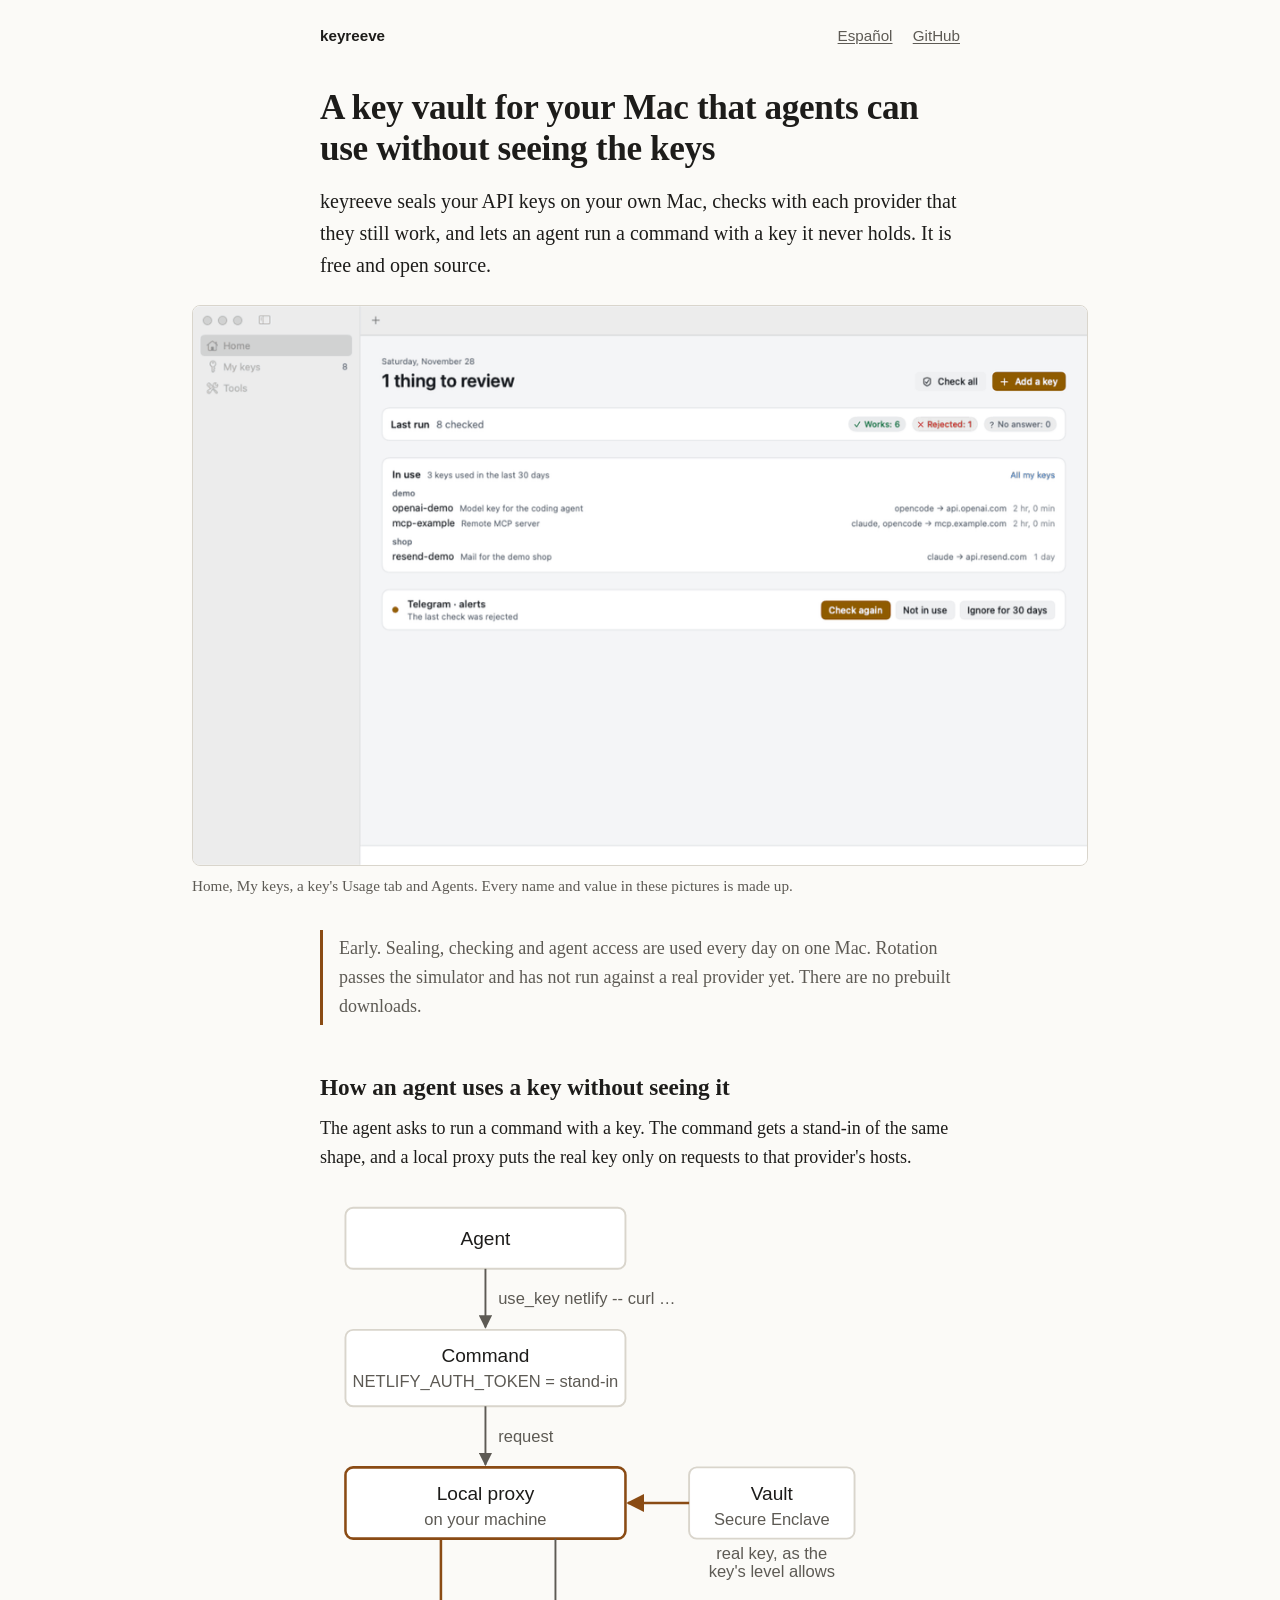
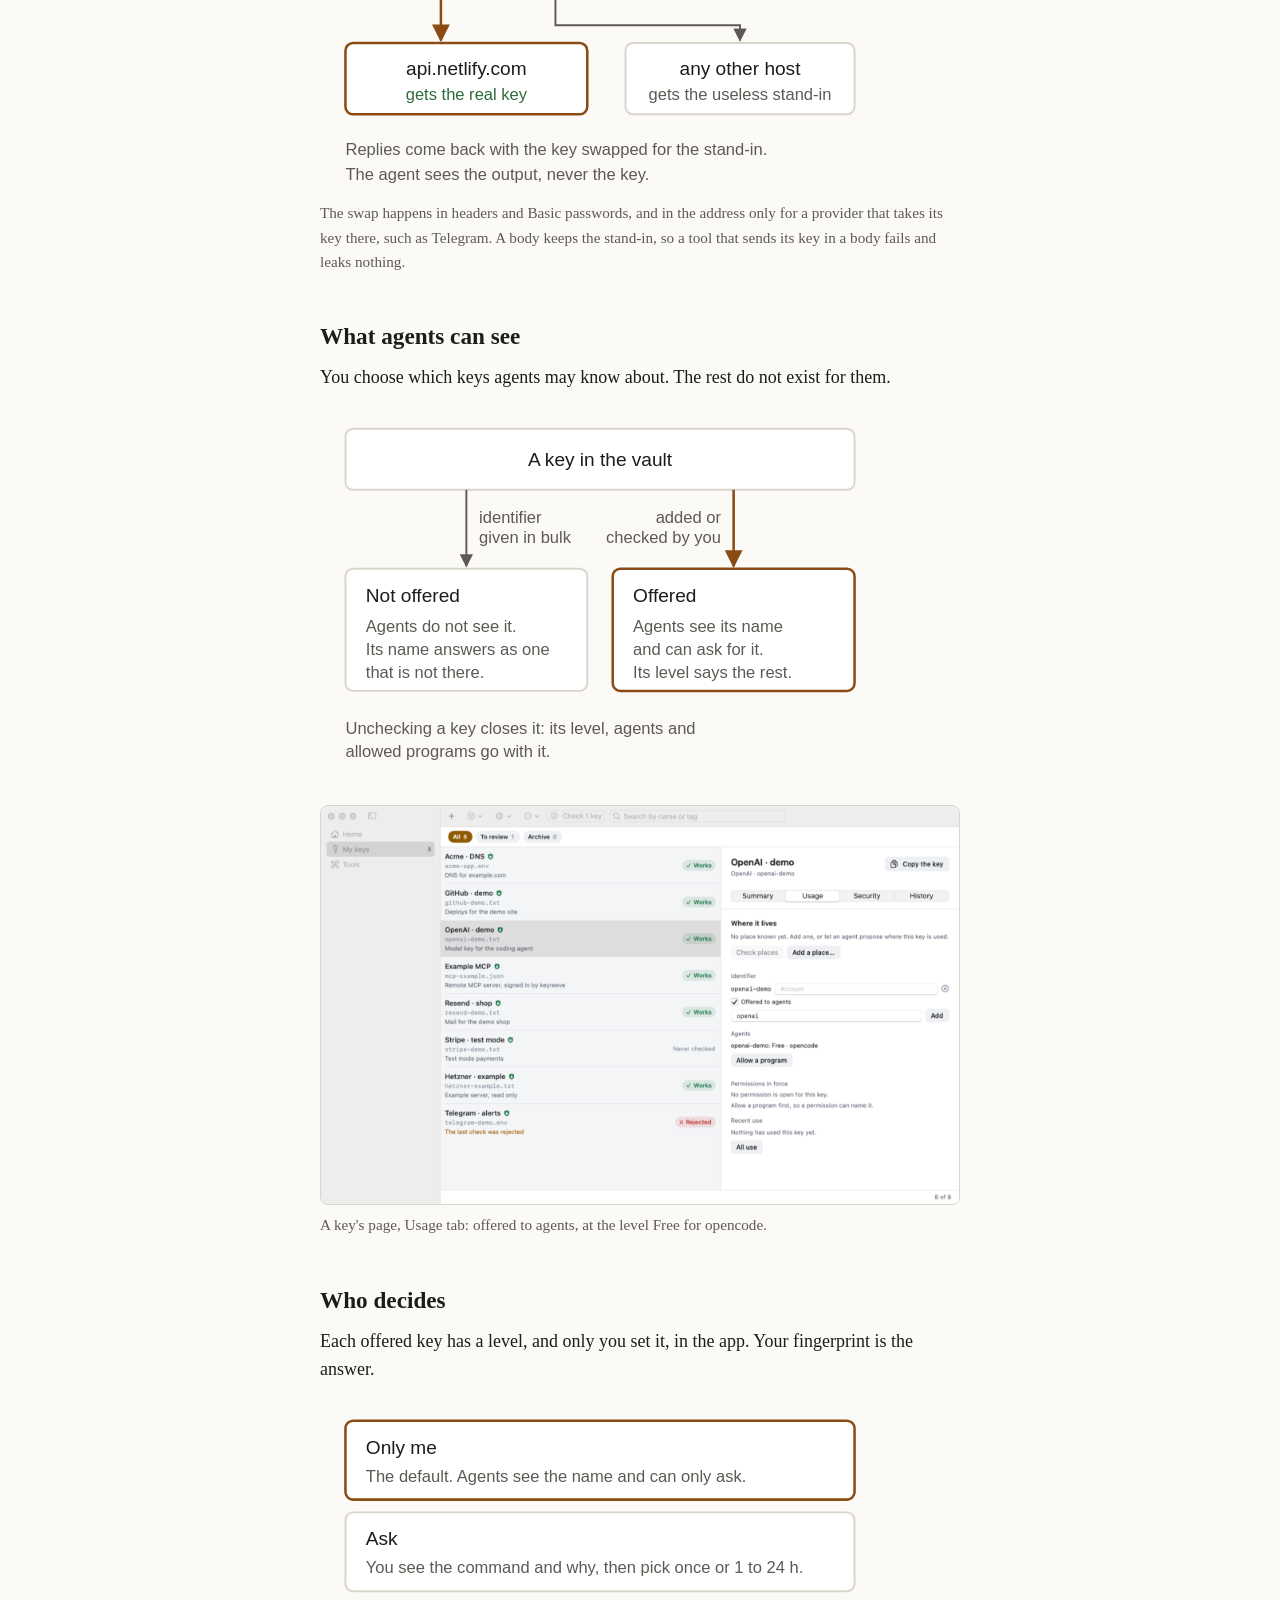
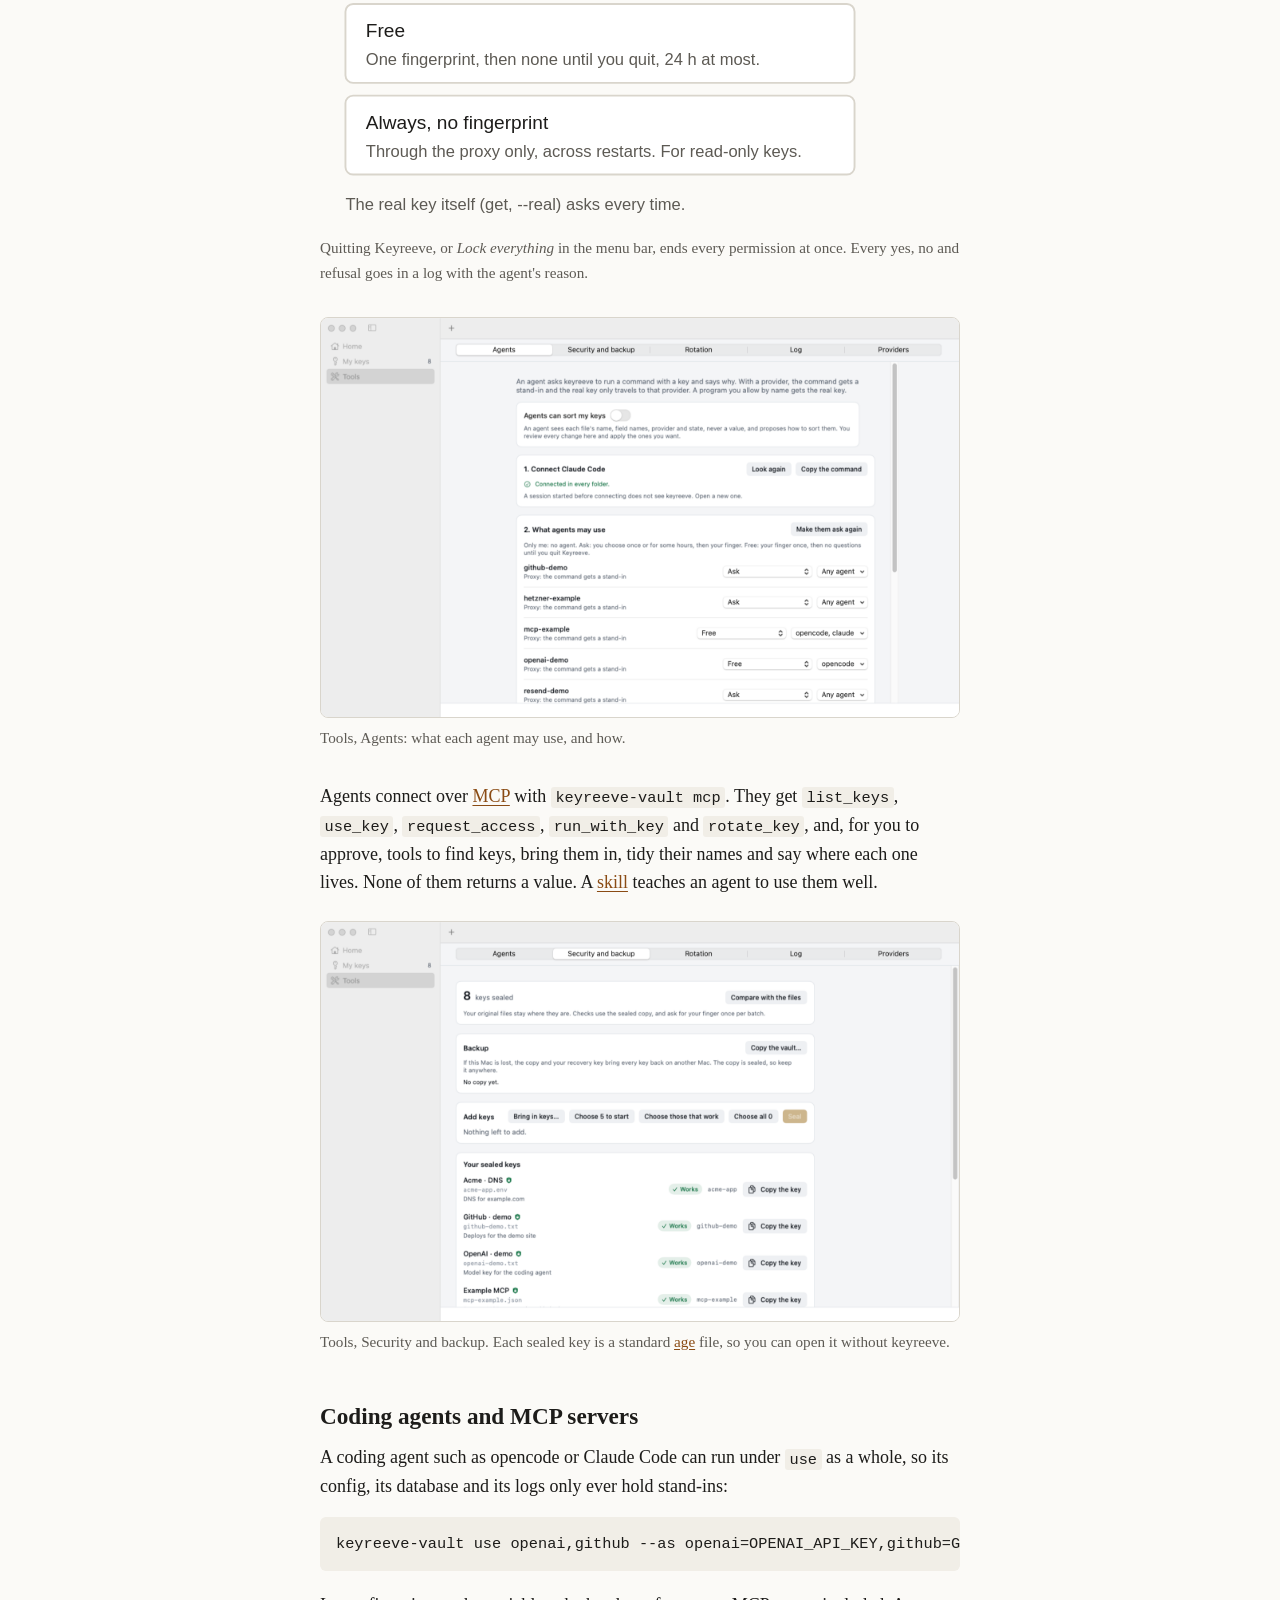
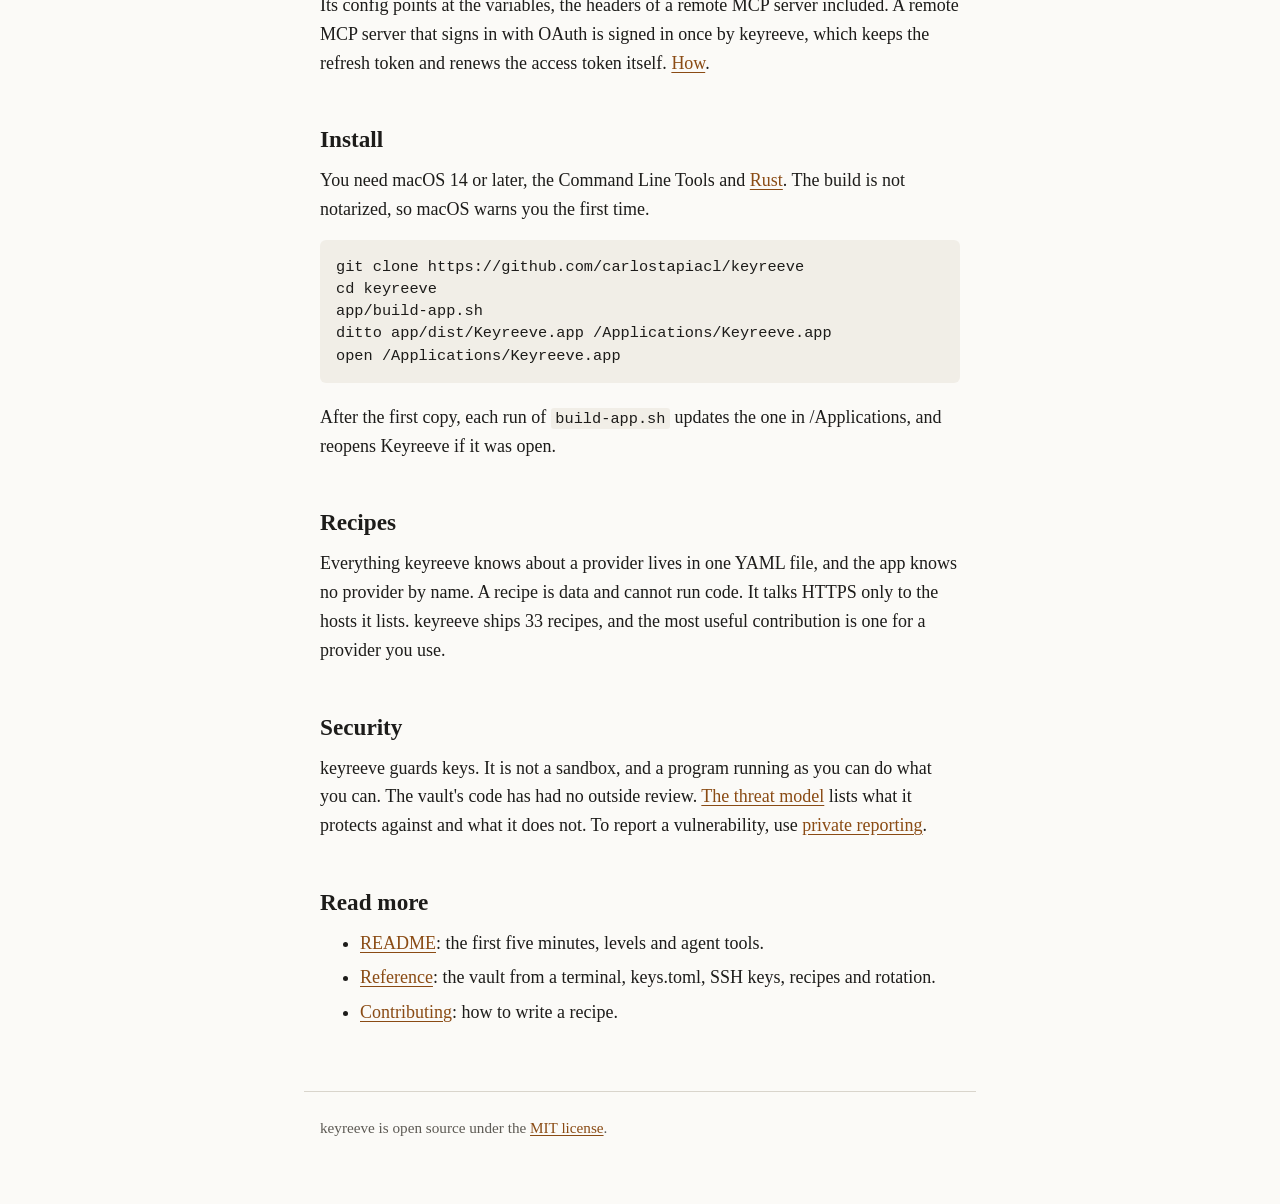
<file: docs/index.html>
<!doctype html>
<html lang="en">
<head>
<meta charset="utf-8">
<meta name="viewport" content="width=device-width, initial-scale=1">
<title>keyreeve: a key vault for your Mac</title>
<meta name="description" content="A free, open source key vault for macOS. Your API keys stay sealed on your Mac, and agents use them through a local proxy without seeing them.">
<link rel="icon" href="favicon.svg" type="image/svg+xml">
<link rel="alternate" hreflang="es" href="es/">
<link rel="alternate" hreflang="en" href="./">
<link rel="stylesheet" href="style.css">
</head>
<body>
<header>
  <a class="name" href="./">keyreeve</a>
  <nav>
    <a href="es/" hreflang="es" lang="es">Español</a>
    <a href="https://github.com/carlostapiacl/keyreeve">GitHub</a>
  </nav>
</header>

<main>
<h1>A key vault for your Mac that agents can use without seeing the keys</h1>

<p class="lede">keyreeve seals your API keys on your own Mac, checks with each provider that they still work, and lets an agent run a command with a key it never holds. It is free and open source.</p>

<figure class="shot wide">
<img src="img/tour.gif" width="1000" height="625" alt="A short tour of the keyreeve window: Home with the keys in use and who used them, My keys, a key offered to agents, and the Agents part of Tools. Every key in it is a made-up example.">
<figcaption>Home, My keys, a key's Usage tab and Agents. Every name and value in these pictures is made up.</figcaption>
</figure>

<p class="status">Early. Sealing, checking and agent access are used every day on one Mac. Rotation passes the simulator and has not run against a real provider yet. There are no prebuilt downloads.</p>

<h2>How an agent uses a key without seeing it</h2>

<p>The agent asks to run a command with a key. The command gets a stand-in of the same shape, and a local proxy puts the real key only on requests to that provider's hosts.</p>

<figure>
<svg viewBox="0 0 440 470" role="img" aria-labelledby="d1t d1d" style="max-width:560px">
  <title id="d1t">How use_key works</title>
  <desc id="d1d">The agent calls use_key. The command runs with a stand-in in its variable. Its request goes through a local proxy, which takes the real key from the vault and puts it on the request only when it goes to the provider's own host. Requests to any other host keep the stand-in. Replies come back with the key replaced by the stand-in, so the agent only ever sees output.</desc>
  <defs>
    <marker id="a1" viewBox="0 0 10 10" refX="9" refY="5" markerWidth="7" markerHeight="7" orient="auto"><path d="M0,0 L10,5 L0,10 z" class="head"/></marker>
    <marker id="a1b" viewBox="0 0 10 10" refX="9" refY="5" markerWidth="7" markerHeight="7" orient="auto"><path d="M0,0 L10,5 L0,10 z" class="head-accent"/></marker>
  </defs>
  <rect class="box" x="20" y="10" width="220" height="48" rx="6"/>
  <text class="t" x="130" y="39" text-anchor="middle">Agent</text>
  <line class="line" x1="130" y1="58" x2="130" y2="104" marker-end="url(#a1)"/>
  <text class="t-small" x="140" y="86">use_key netlify -- curl …</text>

  <rect class="box" x="20" y="106" width="220" height="60" rx="6"/>
  <text class="t" x="130" y="131" text-anchor="middle">Command</text>
  <text class="t-small" x="130" y="151" text-anchor="middle">NETLIFY_AUTH_TOKEN = stand-in</text>
  <line class="line" x1="130" y1="166" x2="130" y2="212" marker-end="url(#a1)"/>
  <text class="t-small" x="140" y="194">request</text>

  <rect class="box-strong" x="20" y="214" width="220" height="56" rx="6"/>
  <text class="t" x="130" y="240" text-anchor="middle">Local proxy</text>
  <text class="t-small" x="130" y="259" text-anchor="middle">on your machine</text>

  <rect class="box" x="290" y="214" width="130" height="56" rx="6"/>
  <text class="t" x="355" y="240" text-anchor="middle">Vault</text>
  <text class="t-small" x="355" y="259" text-anchor="middle">Secure Enclave</text>
  <line class="line-accent" x1="290" y1="242" x2="242" y2="242" marker-end="url(#a1b)"/>
  <text class="t-small" x="355" y="286" text-anchor="middle">real key, as the</text>
  <text class="t-small" x="355" y="300" text-anchor="middle">key's level allows</text>

  <path class="line-accent" d="M95,270 L95,350" marker-end="url(#a1b)"/>
  <path class="line" d="M185,270 L185,338 L330,338 L330,350" marker-end="url(#a1)"/>

  <rect class="box-strong" x="20" y="352" width="190" height="56" rx="6"/>
  <text class="t" x="115" y="377" text-anchor="middle">api.netlify.com</text>
  <text class="t-ok" x="115" y="397" text-anchor="middle">gets the real key</text>

  <rect class="box" x="240" y="352" width="180" height="56" rx="6"/>
  <text class="t" x="330" y="377" text-anchor="middle">any other host</text>
  <text class="t-small" x="330" y="397" text-anchor="middle">gets the useless stand-in</text>

  <text class="t-small" x="20" y="440">Replies come back with the key swapped for the stand-in.</text>
  <text class="t-small" x="20" y="460">The agent sees the output, never the key.</text>
</svg>
<figcaption>The swap happens in headers and Basic passwords, and in the address only for a provider that takes its key there, such as Telegram. A body keeps the stand-in, so a tool that sends its key in a body fails and leaks nothing.</figcaption>
</figure>

<h2>What agents can see</h2>

<p>You choose which keys agents may know about. The rest do not exist for them.</p>

<figure>
<svg viewBox="0 0 440 280" role="img" aria-labelledby="d2t d2d" style="max-width:560px">
  <title id="d2t">Offered to agents or not</title>
  <desc id="d2d">Every key in the vault is either offered to agents or not. A key that is not offered is invisible to agents: list_keys leaves it out, and its name answers as if it were not there. A key that is offered shows its name to agents, who can ask for it; its level decides the rest. Keys given identifiers in bulk start not offered. A key you add yourself, or check on its page, is offered.</desc>
  <defs>
    <marker id="a2" viewBox="0 0 10 10" refX="9" refY="5" markerWidth="7" markerHeight="7" orient="auto"><path d="M0,0 L10,5 L0,10 z" class="head"/></marker>
    <marker id="a2b" viewBox="0 0 10 10" refX="9" refY="5" markerWidth="7" markerHeight="7" orient="auto"><path d="M0,0 L10,5 L0,10 z" class="head-accent"/></marker>
  </defs>
  <rect class="box" x="20" y="10" width="400" height="48" rx="6"/>
  <text class="t" x="220" y="39" text-anchor="middle">A key in the vault</text>

  <line class="line" x1="115" y1="58" x2="115" y2="118" marker-end="url(#a2)"/>
  <line class="line-accent" x1="325" y1="58" x2="325" y2="118" marker-end="url(#a2b)"/>
  <text class="t-small" x="125" y="84">identifier</text>
  <text class="t-small" x="125" y="100">given in bulk</text>
  <text class="t-small" x="315" y="84" text-anchor="end">added or</text>
  <text class="t-small" x="315" y="100" text-anchor="end">checked by you</text>

  <rect class="box" x="20" y="120" width="190" height="96" rx="6"/>
  <text class="t" x="36" y="146">Not offered</text>
  <text class="t-small" x="36" y="170">Agents do not see it.</text>
  <text class="t-small" x="36" y="188">Its name answers as one</text>
  <text class="t-small" x="36" y="206">that is not there.</text>

  <rect class="box-strong" x="230" y="120" width="190" height="96" rx="6"/>
  <text class="t" x="246" y="146">Offered</text>
  <text class="t-small" x="246" y="170">Agents see its name</text>
  <text class="t-small" x="246" y="188">and can ask for it.</text>
  <text class="t-small" x="246" y="206">Its level says the rest.</text>

  <text class="t-small" x="20" y="250">Unchecking a key closes it: its level, agents and</text>
  <text class="t-small" x="20" y="268">allowed programs go with it.</text>
</svg>

</figure>

<figure class="shot">
<img src="img/key-usage.png" width="1600" height="1000" alt="A key's page on the Usage tab, with the box Offered to agents checked and the level Free for opencode.">
<figcaption>A key's page, Usage tab: offered to agents, at the level Free for opencode.</figcaption>
</figure>

<h2>Who decides</h2>

<p>Each offered key has a level, and only you set it, in the app. Your fingerprint is the answer.</p>

<figure>
<svg viewBox="0 0 440 330" role="img" aria-labelledby="d3t d3d" style="max-width:560px">
  <title id="d3t">The four levels of a key</title>
  <desc id="d3d">Only me: agents see the name and can only ask for it. Ask: a window shows the key, the command and the agent's reason; you choose once or for 1 to 24 hours, or deny, and confirm with your fingerprint. Free: one fingerprint, then no questions until you quit Keyreeve, a day at most. Always, no fingerprint: one fingerprint to seal a second copy, then agents use it through the proxy with no question, across restarts. The real key always asks for a fingerprint.</desc>
  <rect class="box-strong" x="20" y="10" width="400" height="62" rx="6"/>
  <text class="t" x="36" y="36">Only me</text>
  <text class="t-small" x="36" y="58">The default. Agents see the name and can only ask.</text>

  <rect class="box" x="20" y="82" width="400" height="62" rx="6"/>
  <text class="t" x="36" y="108">Ask</text>
  <text class="t-small" x="36" y="130">You see the command and why, then pick once or 1 to 24 h.</text>

  <rect class="box" x="20" y="154" width="400" height="62" rx="6"/>
  <text class="t" x="36" y="180">Free</text>
  <text class="t-small" x="36" y="202">One fingerprint, then none until you quit, 24 h at most.</text>

  <rect class="box" x="20" y="226" width="400" height="62" rx="6"/>
  <text class="t" x="36" y="252">Always, no fingerprint</text>
  <text class="t-small" x="36" y="274">Through the proxy only, across restarts. For read-only keys.</text>

  <text class="t-small" x="20" y="316">The real key itself (get, --real) asks every time.</text>
</svg>
<figcaption>Quitting Keyreeve, or <em>Lock everything</em> in the menu bar, ends every permission at once. Every yes, no and refusal goes in a log with the agent's reason.</figcaption>
</figure>

<figure class="shot">
<img src="img/agents.png" width="1600" height="1000" alt="The Agents section: whether Claude Code is connected, and each offered key with its level and the agents it is open to.">
<figcaption>Tools, Agents: what each agent may use, and how.</figcaption>
</figure>

<p>Agents connect over <a href="https://modelcontextprotocol.io">MCP</a> with <code>keyreeve-vault mcp</code>. They get <code>list_keys</code>, <code>use_key</code>, <code>request_access</code>, <code>run_with_key</code> and <code>rotate_key</code>, and, for you to approve, tools to find keys, bring them in, tidy their names and say where each one lives. None of them returns a value. A <a href="https://github.com/carlostapiacl/keyreeve/blob/main/skills/keyreeve/SKILL.md">skill</a> teaches an agent to use them well.</p>

<figure class="shot">
<img src="img/vault.png" width="1600" height="1000" alt="Security and backup: the vault, the sealed keys and the backup.">
<figcaption>Tools, Security and backup. Each sealed key is a standard <a href="https://age-encryption.org">age</a> file, so you can open it without keyreeve.</figcaption>
</figure>

<h2>Coding agents and MCP servers</h2>

<p>A coding agent such as opencode or Claude Code can run under <code>use</code> as a whole, so its config, its database and its logs only ever hold stand-ins:</p>

<pre><code>keyreeve-vault use openai,github --as openai=OPENAI_API_KEY,github=GITHUB_TOKEN --for 8h -- opencode</code></pre>

<p>Its config points at the variables, the headers of a remote MCP server included. A remote MCP server that signs in with OAuth is signed in once by keyreeve, which keeps the refresh token and renews the access token itself. <a href="https://github.com/carlostapiacl/keyreeve/blob/main/docs/reference.md#a-remote-mcp-server-that-signs-in-with-oauth">How</a>.</p>

<h2>Install</h2>

<p>You need macOS 14 or later, the Command Line Tools and <a href="https://rustup.rs">Rust</a>. The build is not notarized, so macOS warns you the first time.</p>

<pre><code>git clone https://github.com/carlostapiacl/keyreeve
cd keyreeve
app/build-app.sh
ditto app/dist/Keyreeve.app /Applications/Keyreeve.app
open /Applications/Keyreeve.app</code></pre>

<p>After the first copy, each run of <code>build-app.sh</code> updates the one in /Applications, and reopens Keyreeve if it was open.</p>

<h2>Recipes</h2>

<p>Everything keyreeve knows about a provider lives in one YAML file, and the app knows no provider by name. A recipe is data and cannot run code. It talks HTTPS only to the hosts it lists. keyreeve ships 33 recipes, and the most useful contribution is one for a provider you use.</p>

<h2>Security</h2>

<p>keyreeve guards keys. It is not a sandbox, and a program running as you can do what you can. The vault's code has had no outside review. <a href="https://github.com/carlostapiacl/keyreeve/blob/main/THREAT_MODEL.md">The threat model</a> lists what it protects against and what it does not. To report a vulnerability, use <a href="https://github.com/carlostapiacl/keyreeve/security/advisories/new">private reporting</a>.</p>

<h2>Read more</h2>

<ul>
  <li><a href="https://github.com/carlostapiacl/keyreeve#readme">README</a>: the first five minutes, levels and agent tools.</li>
  <li><a href="https://github.com/carlostapiacl/keyreeve/blob/main/docs/reference.md">Reference</a>: the vault from a terminal, keys.toml, SSH keys, recipes and rotation.</li>
  <li><a href="https://github.com/carlostapiacl/keyreeve/blob/main/CONTRIBUTING.md">Contributing</a>: how to write a recipe.</li>
</ul>

</main>

<footer>
  <p>keyreeve is open source under the <a href="https://github.com/carlostapiacl/keyreeve/blob/main/LICENSE">MIT license</a>.</p>
</footer>
</body>
</html>
</file>
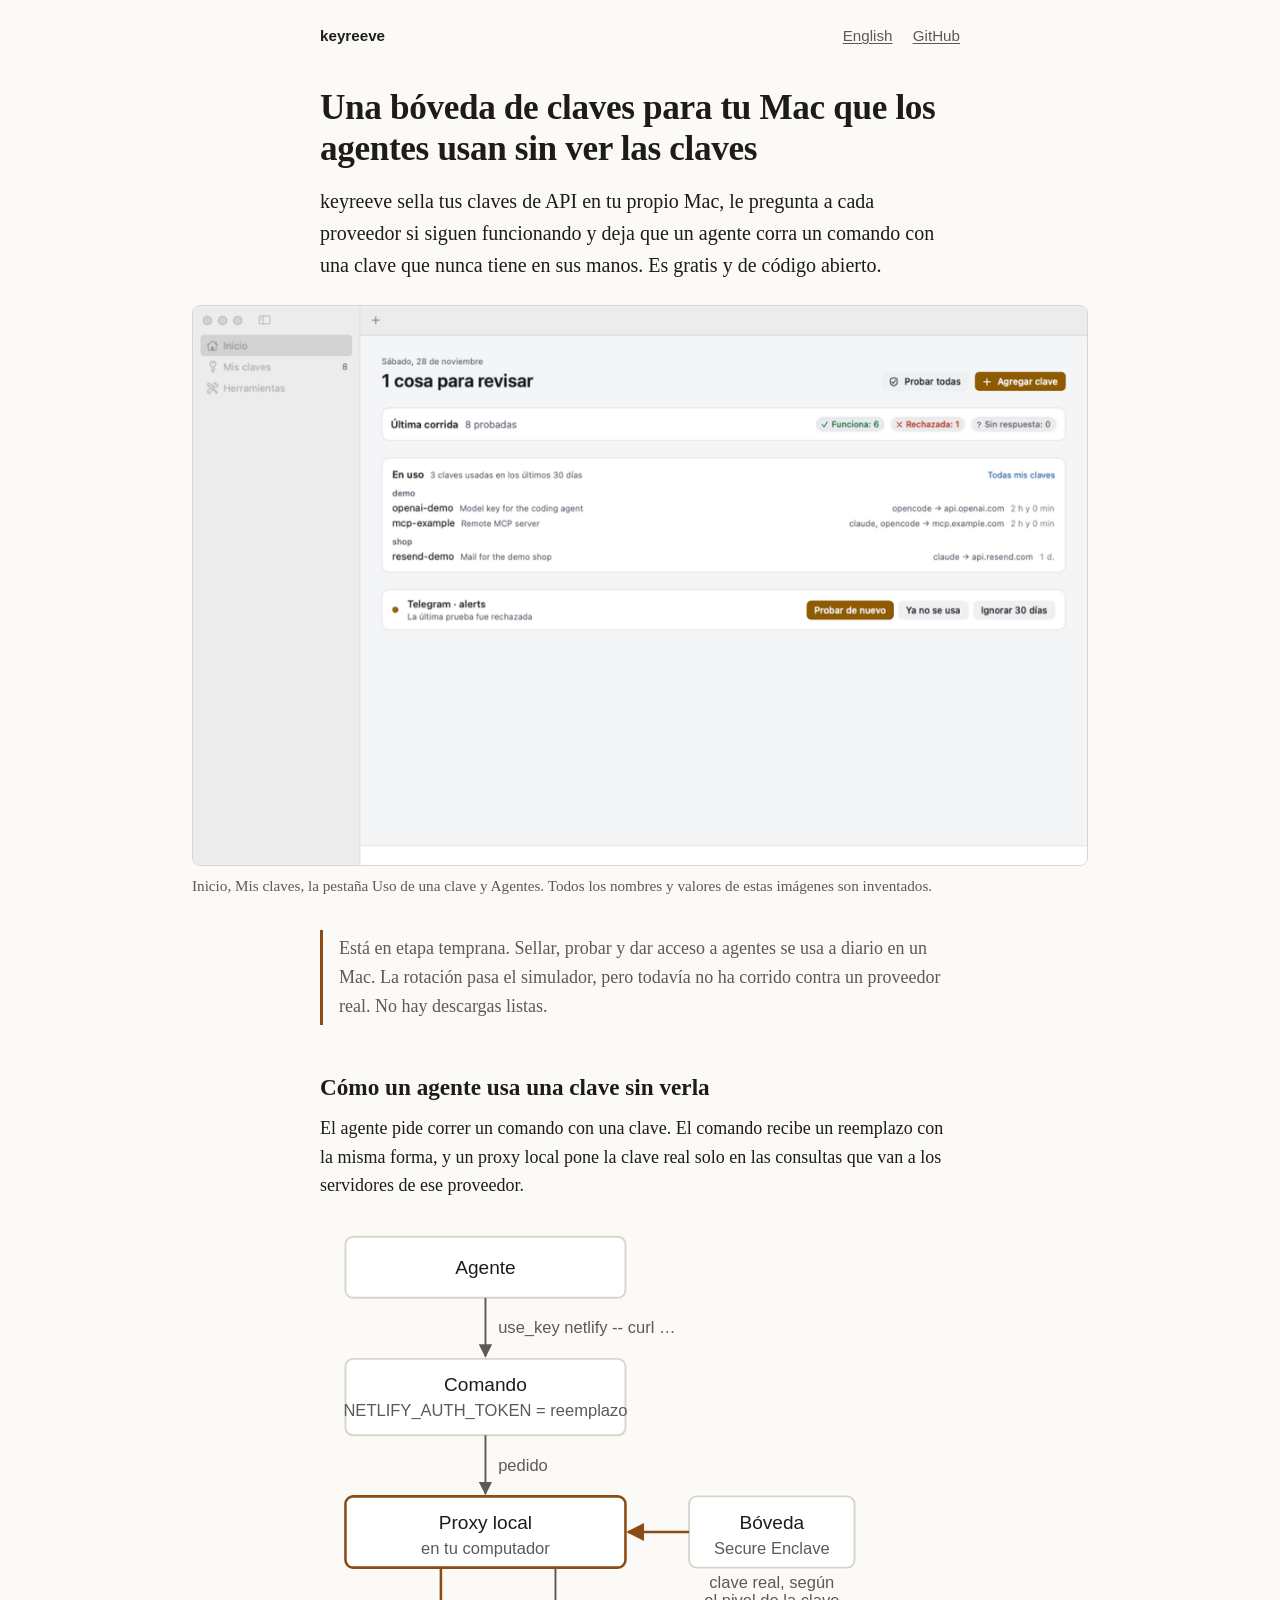
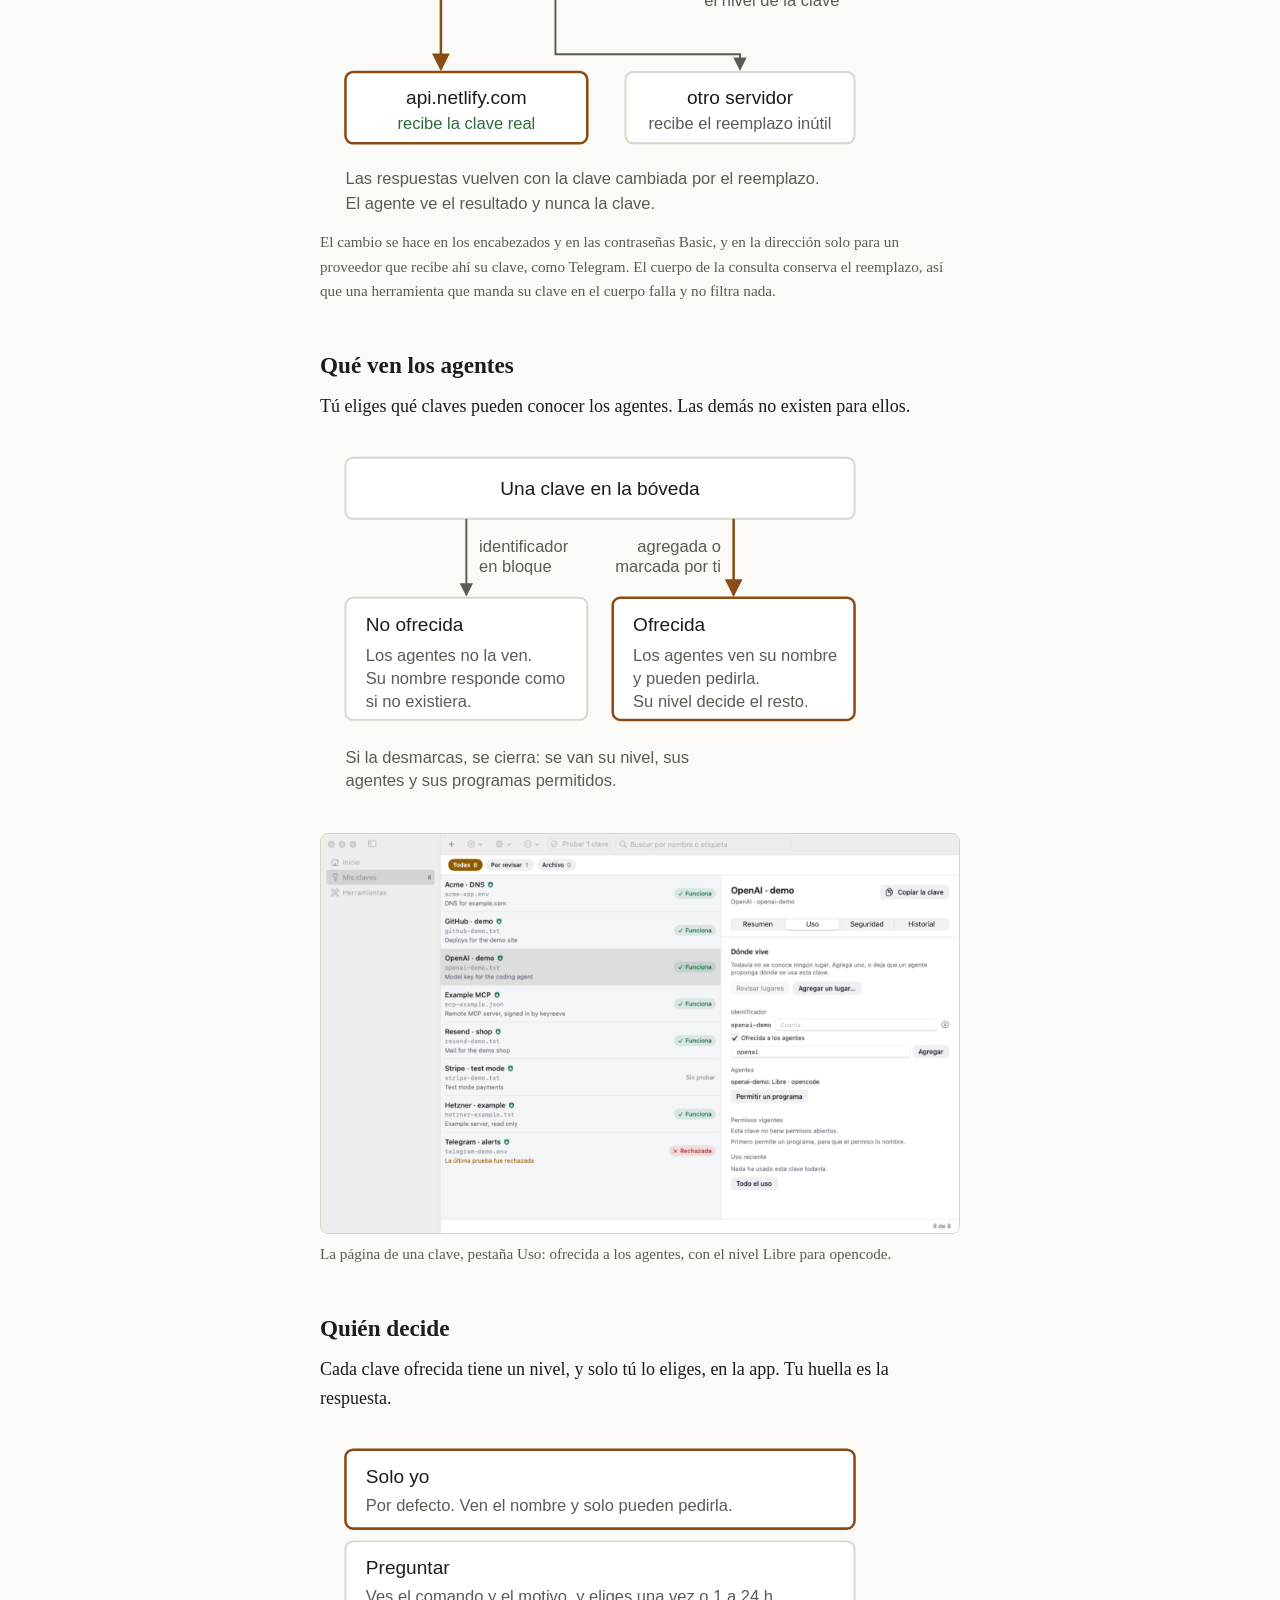
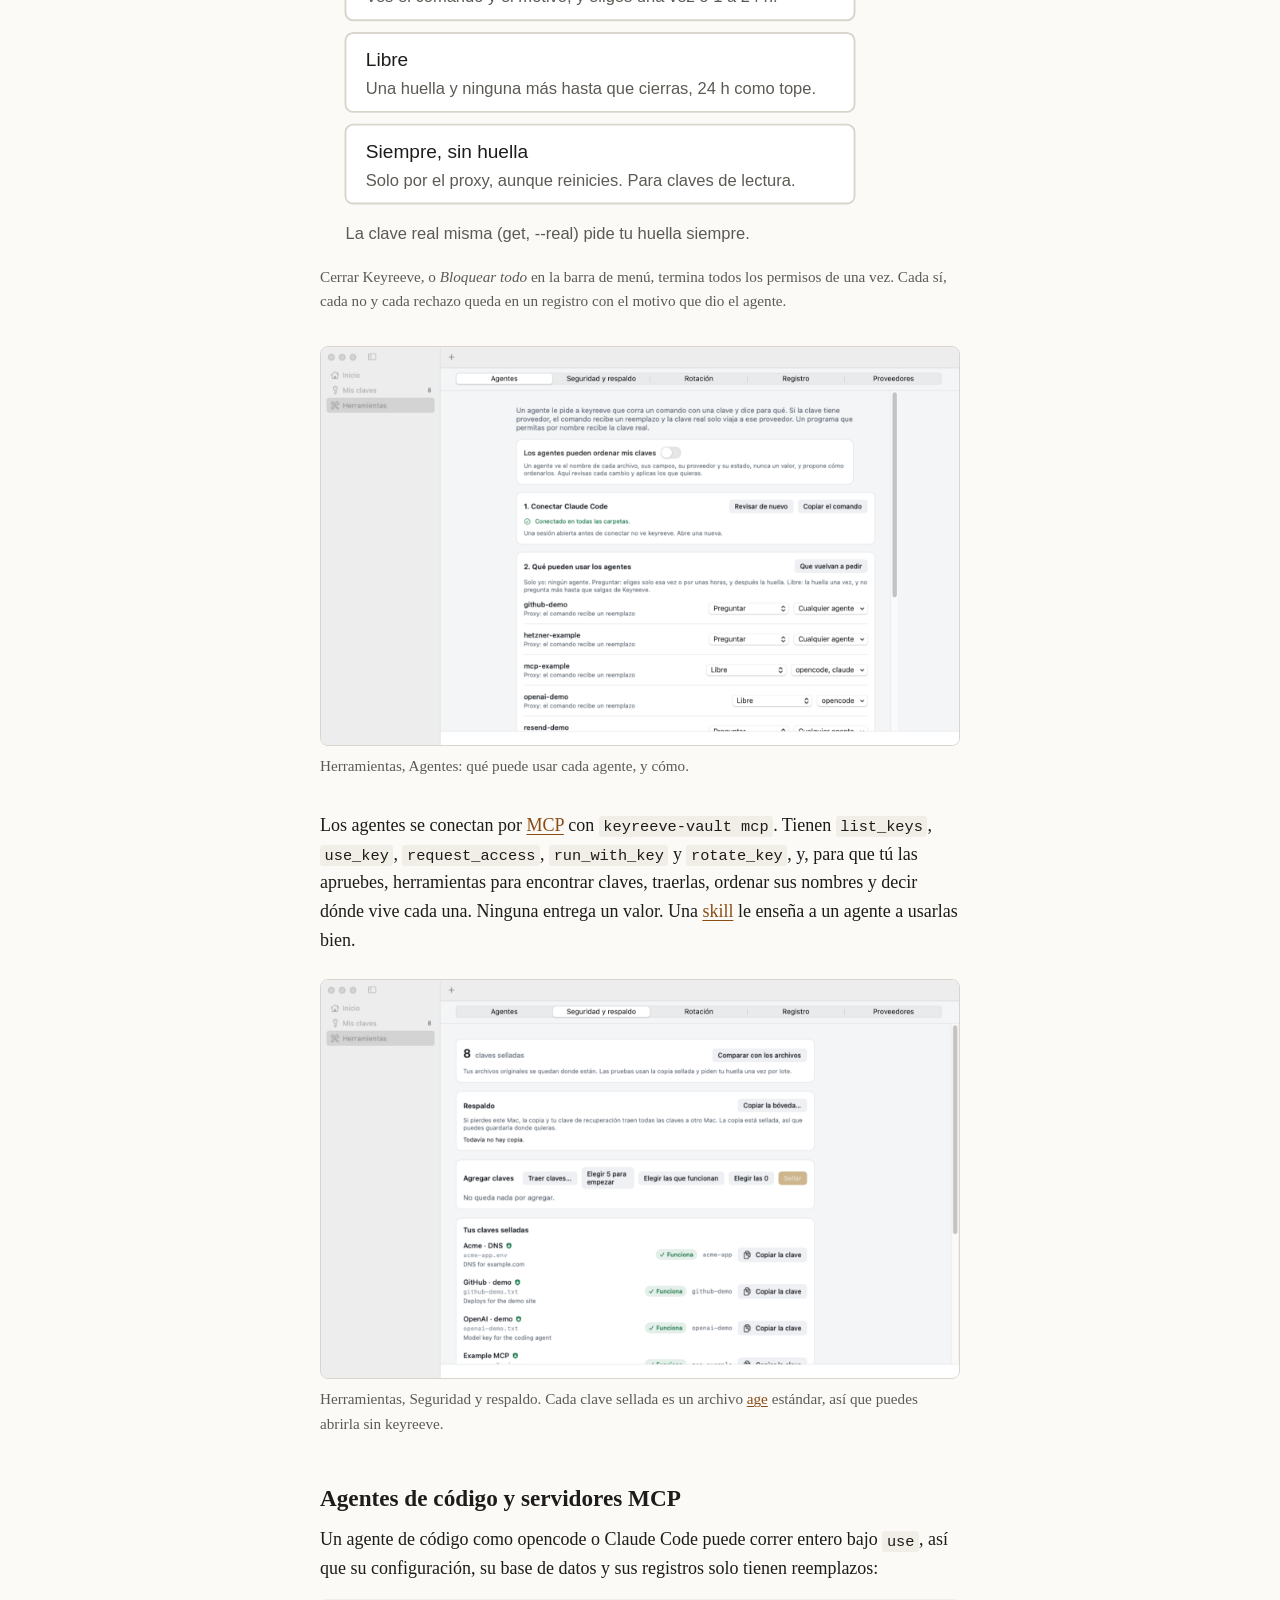
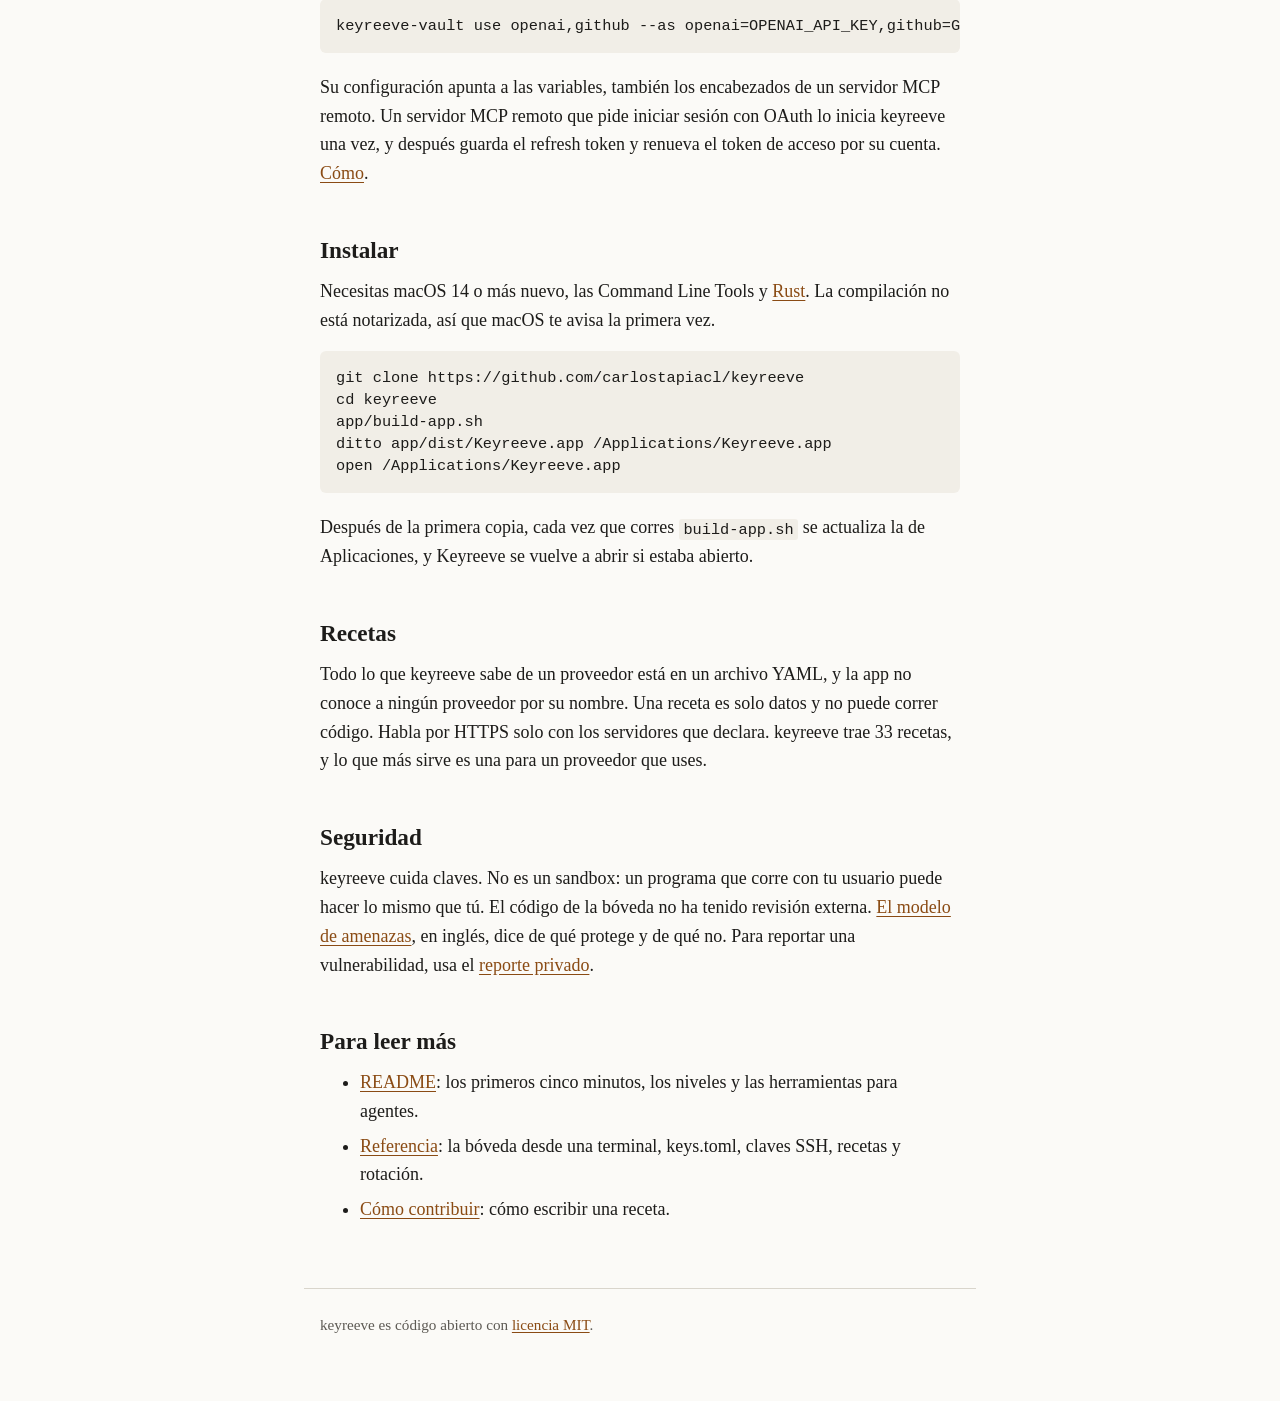
<file: docs/es/index.html>
<!doctype html>
<html lang="es">
<head>
<meta charset="utf-8">
<meta name="viewport" content="width=device-width, initial-scale=1">
<title>keyreeve: una bóveda de claves para tu Mac</title>
<meta name="description" content="Una bóveda de claves gratis y de código abierto para macOS. Tus claves de API quedan selladas en tu Mac y los agentes las usan a través de un proxy local, sin verlas.">
<link rel="icon" href="../favicon.svg" type="image/svg+xml">
<link rel="alternate" hreflang="en" href="../">
<link rel="alternate" hreflang="es" href="./">
<link rel="stylesheet" href="../style.css">
</head>
<body>
<header>
  <a class="name" href="./">keyreeve</a>
  <nav>
    <a href="../" hreflang="en" lang="en">English</a>
    <a href="https://github.com/carlostapiacl/keyreeve">GitHub</a>
  </nav>
</header>

<main>
<h1>Una bóveda de claves para tu Mac que los agentes usan sin ver las claves</h1>

<p class="lede">keyreeve sella tus claves de API en tu propio Mac, le pregunta a cada proveedor si siguen funcionando y deja que un agente corra un comando con una clave que nunca tiene en sus manos. Es gratis y de código abierto.</p>

<figure class="shot wide">
<img src="../img/es/tour.gif" width="1000" height="625" alt="Un recorrido corto por la ventana de keyreeve: Inicio con las claves en uso y quién las usó, Mis claves, una clave ofrecida a los agentes y la parte Agentes de Herramientas. Todas las claves son ejemplos inventados.">
<figcaption>Inicio, Mis claves, la pestaña Uso de una clave y Agentes. Todos los nombres y valores de estas imágenes son inventados.</figcaption>
</figure>

<p class="status">Está en etapa temprana. Sellar, probar y dar acceso a agentes se usa a diario en un Mac. La rotación pasa el simulador, pero todavía no ha corrido contra un proveedor real. No hay descargas listas.</p>

<h2>Cómo un agente usa una clave sin verla</h2>

<p>El agente pide correr un comando con una clave. El comando recibe un reemplazo con la misma forma, y un proxy local pone la clave real solo en las consultas que van a los servidores de ese proveedor.</p>

<figure>
<svg viewBox="0 0 440 470" role="img" aria-labelledby="d1t d1d" style="max-width:560px">
  <title id="d1t">Cómo funciona use_key</title>
  <desc id="d1d">El agente llama a use_key. El comando corre con un reemplazo en su variable. Su pedido pasa por un proxy local, que saca la clave real de la bóveda y la pone en el pedido solo si va al servidor del proveedor. Los pedidos a cualquier otro servidor llevan el reemplazo. Las respuestas vuelven con la clave cambiada por el reemplazo, así que el agente solo ve el resultado.</desc>
  <defs>
    <marker id="a1" viewBox="0 0 10 10" refX="9" refY="5" markerWidth="7" markerHeight="7" orient="auto"><path d="M0,0 L10,5 L0,10 z" class="head"/></marker>
    <marker id="a1b" viewBox="0 0 10 10" refX="9" refY="5" markerWidth="7" markerHeight="7" orient="auto"><path d="M0,0 L10,5 L0,10 z" class="head-accent"/></marker>
  </defs>
  <rect class="box" x="20" y="10" width="220" height="48" rx="6"/>
  <text class="t" x="130" y="39" text-anchor="middle">Agente</text>
  <line class="line" x1="130" y1="58" x2="130" y2="104" marker-end="url(#a1)"/>
  <text class="t-small" x="140" y="86">use_key netlify -- curl …</text>

  <rect class="box" x="20" y="106" width="220" height="60" rx="6"/>
  <text class="t" x="130" y="131" text-anchor="middle">Comando</text>
  <text class="t-small" x="130" y="151" text-anchor="middle">NETLIFY_AUTH_TOKEN = reemplazo</text>
  <line class="line" x1="130" y1="166" x2="130" y2="212" marker-end="url(#a1)"/>
  <text class="t-small" x="140" y="194">pedido</text>

  <rect class="box-strong" x="20" y="214" width="220" height="56" rx="6"/>
  <text class="t" x="130" y="240" text-anchor="middle">Proxy local</text>
  <text class="t-small" x="130" y="259" text-anchor="middle">en tu computador</text>

  <rect class="box" x="290" y="214" width="130" height="56" rx="6"/>
  <text class="t" x="355" y="240" text-anchor="middle">Bóveda</text>
  <text class="t-small" x="355" y="259" text-anchor="middle">Secure Enclave</text>
  <line class="line-accent" x1="290" y1="242" x2="242" y2="242" marker-end="url(#a1b)"/>
  <text class="t-small" x="355" y="286" text-anchor="middle">clave real, según</text>
  <text class="t-small" x="355" y="300" text-anchor="middle">el nivel de la clave</text>

  <path class="line-accent" d="M95,270 L95,350" marker-end="url(#a1b)"/>
  <path class="line" d="M185,270 L185,338 L330,338 L330,350" marker-end="url(#a1)"/>

  <rect class="box-strong" x="20" y="352" width="190" height="56" rx="6"/>
  <text class="t" x="115" y="377" text-anchor="middle">api.netlify.com</text>
  <text class="t-ok" x="115" y="397" text-anchor="middle">recibe la clave real</text>

  <rect class="box" x="240" y="352" width="180" height="56" rx="6"/>
  <text class="t" x="330" y="377" text-anchor="middle">otro servidor</text>
  <text class="t-small" x="330" y="397" text-anchor="middle">recibe el reemplazo inútil</text>

  <text class="t-small" x="20" y="440">Las respuestas vuelven con la clave cambiada por el reemplazo.</text>
  <text class="t-small" x="20" y="460">El agente ve el resultado y nunca la clave.</text>
</svg>
<figcaption>El cambio se hace en los encabezados y en las contraseñas Basic, y en la dirección solo para un proveedor que recibe ahí su clave, como Telegram. El cuerpo de la consulta conserva el reemplazo, así que una herramienta que manda su clave en el cuerpo falla y no filtra nada.</figcaption>
</figure>

<h2>Qué ven los agentes</h2>

<p>Tú eliges qué claves pueden conocer los agentes. Las demás no existen para ellos.</p>

<figure>
<svg viewBox="0 0 440 280" role="img" aria-labelledby="d2t d2d" style="max-width:560px">
  <title id="d2t">Ofrecida a los agentes o no</title>
  <desc id="d2d">Cada clave de la bóveda está ofrecida a los agentes o no. Una clave no ofrecida es invisible para los agentes: list_keys no la muestra y su nombre responde como si no existiera. Una clave ofrecida muestra su nombre a los agentes, que pueden pedirla; su nivel decide el resto. Las claves que reciben identificador en bloque parten sin ofrecer. Una clave que agregas tú, o que marcas en su página, queda ofrecida.</desc>
  <defs>
    <marker id="a2" viewBox="0 0 10 10" refX="9" refY="5" markerWidth="7" markerHeight="7" orient="auto"><path d="M0,0 L10,5 L0,10 z" class="head"/></marker>
    <marker id="a2b" viewBox="0 0 10 10" refX="9" refY="5" markerWidth="7" markerHeight="7" orient="auto"><path d="M0,0 L10,5 L0,10 z" class="head-accent"/></marker>
  </defs>
  <rect class="box" x="20" y="10" width="400" height="48" rx="6"/>
  <text class="t" x="220" y="39" text-anchor="middle">Una clave en la bóveda</text>

  <line class="line" x1="115" y1="58" x2="115" y2="118" marker-end="url(#a2)"/>
  <line class="line-accent" x1="325" y1="58" x2="325" y2="118" marker-end="url(#a2b)"/>
  <text class="t-small" x="125" y="84">identificador</text>
  <text class="t-small" x="125" y="100">en bloque</text>
  <text class="t-small" x="315" y="84" text-anchor="end">agregada o</text>
  <text class="t-small" x="315" y="100" text-anchor="end">marcada por ti</text>

  <rect class="box" x="20" y="120" width="190" height="96" rx="6"/>
  <text class="t" x="36" y="146">No ofrecida</text>
  <text class="t-small" x="36" y="170">Los agentes no la ven.</text>
  <text class="t-small" x="36" y="188">Su nombre responde como</text>
  <text class="t-small" x="36" y="206">si no existiera.</text>

  <rect class="box-strong" x="230" y="120" width="190" height="96" rx="6"/>
  <text class="t" x="246" y="146">Ofrecida</text>
  <text class="t-small" x="246" y="170">Los agentes ven su nombre</text>
  <text class="t-small" x="246" y="188">y pueden pedirla.</text>
  <text class="t-small" x="246" y="206">Su nivel decide el resto.</text>

  <text class="t-small" x="20" y="250">Si la desmarcas, se cierra: se van su nivel, sus</text>
  <text class="t-small" x="20" y="268">agentes y sus programas permitidos.</text>
</svg>

</figure>

<figure class="shot">
<img src="../img/es/key-usage.png" width="1600" height="1000" alt="La página de una clave en la pestaña Uso, con la casilla Ofrecida a los agentes marcada y el nivel Libre para opencode.">
<figcaption>La página de una clave, pestaña Uso: ofrecida a los agentes, con el nivel Libre para opencode.</figcaption>
</figure>

<h2>Quién decide</h2>

<p>Cada clave ofrecida tiene un nivel, y solo tú lo eliges, en la app. Tu huella es la respuesta.</p>

<figure>
<svg viewBox="0 0 440 330" role="img" aria-labelledby="d3t d3d" style="max-width:560px">
  <title id="d3t">Los cuatro niveles de una clave</title>
  <desc id="d3d">Solo yo: los agentes ven el nombre y solo pueden pedirla. Preguntar: una ventana muestra la clave, el comando y el motivo del agente; eliges una vez o de 1 a 24 horas, o rechazas, y confirmas con tu huella. Libre: una huella y después ninguna pregunta hasta que cierras Keyreeve, un día como máximo. Siempre, sin huella: una huella para sellar una segunda copia, y desde ahí los agentes la usan por el proxy sin preguntar, aunque reinicies. Entregar la clave real pide huella siempre.</desc>
  <rect class="box-strong" x="20" y="10" width="400" height="62" rx="6"/>
  <text class="t" x="36" y="36">Solo yo</text>
  <text class="t-small" x="36" y="58">Por defecto. Ven el nombre y solo pueden pedirla.</text>

  <rect class="box" x="20" y="82" width="400" height="62" rx="6"/>
  <text class="t" x="36" y="108">Preguntar</text>
  <text class="t-small" x="36" y="130">Ves el comando y el motivo, y eliges una vez o 1 a 24 h.</text>

  <rect class="box" x="20" y="154" width="400" height="62" rx="6"/>
  <text class="t" x="36" y="180">Libre</text>
  <text class="t-small" x="36" y="202">Una huella y ninguna más hasta que cierras, 24 h como tope.</text>

  <rect class="box" x="20" y="226" width="400" height="62" rx="6"/>
  <text class="t" x="36" y="252">Siempre, sin huella</text>
  <text class="t-small" x="36" y="274">Solo por el proxy, aunque reinicies. Para claves de lectura.</text>

  <text class="t-small" x="20" y="316">La clave real misma (get, --real) pide tu huella siempre.</text>
</svg>
<figcaption>Cerrar Keyreeve, o <em>Bloquear todo</em> en la barra de menú, termina todos los permisos de una vez. Cada sí, cada no y cada rechazo queda en un registro con el motivo que dio el agente.</figcaption>
</figure>

<figure class="shot">
<img src="../img/es/agents.png" width="1600" height="1000" alt="La sección Agentes: si Claude Code está conectado, y cada clave ofrecida con su nivel y los agentes que la pueden usar.">
<figcaption>Herramientas, Agentes: qué puede usar cada agente, y cómo.</figcaption>
</figure>

<p>Los agentes se conectan por <a href="https://modelcontextprotocol.io">MCP</a> con <code>keyreeve-vault mcp</code>. Tienen <code>list_keys</code>, <code>use_key</code>, <code>request_access</code>, <code>run_with_key</code> y <code>rotate_key</code>, y, para que tú las apruebes, herramientas para encontrar claves, traerlas, ordenar sus nombres y decir dónde vive cada una. Ninguna entrega un valor. Una <a href="https://github.com/carlostapiacl/keyreeve/blob/main/skills/keyreeve/SKILL.md">skill</a> le enseña a un agente a usarlas bien.</p>

<figure class="shot">
<img src="../img/es/vault.png" width="1600" height="1000" alt="Seguridad y respaldo: la bóveda, las claves selladas y el respaldo.">
<figcaption>Herramientas, Seguridad y respaldo. Cada clave sellada es un archivo <a href="https://age-encryption.org">age</a> estándar, así que puedes abrirla sin keyreeve.</figcaption>
</figure>

<h2>Agentes de código y servidores MCP</h2>

<p>Un agente de código como opencode o Claude Code puede correr entero bajo <code>use</code>, así que su configuración, su base de datos y sus registros solo tienen reemplazos:</p>

<pre><code>keyreeve-vault use openai,github --as openai=OPENAI_API_KEY,github=GITHUB_TOKEN --for 8h -- opencode</code></pre>

<p>Su configuración apunta a las variables, también los encabezados de un servidor MCP remoto. Un servidor MCP remoto que pide iniciar sesión con OAuth lo inicia keyreeve una vez, y después guarda el refresh token y renueva el token de acceso por su cuenta. <a href="https://github.com/carlostapiacl/keyreeve/blob/main/docs/reference.es.md#un-servidor-mcp-remoto-que-inicia-sesión-con-oauth">Cómo</a>.</p>

<h2>Instalar</h2>

<p>Necesitas macOS 14 o más nuevo, las Command Line Tools y <a href="https://rustup.rs">Rust</a>. La compilación no está notarizada, así que macOS te avisa la primera vez.</p>

<pre><code>git clone https://github.com/carlostapiacl/keyreeve
cd keyreeve
app/build-app.sh
ditto app/dist/Keyreeve.app /Applications/Keyreeve.app
open /Applications/Keyreeve.app</code></pre>

<p>Después de la primera copia, cada vez que corres <code>build-app.sh</code> se actualiza la de Aplicaciones, y Keyreeve se vuelve a abrir si estaba abierto.</p>

<h2>Recetas</h2>

<p>Todo lo que keyreeve sabe de un proveedor está en un archivo YAML, y la app no conoce a ningún proveedor por su nombre. Una receta es solo datos y no puede correr código. Habla por HTTPS solo con los servidores que declara. keyreeve trae 33 recetas, y lo que más sirve es una para un proveedor que uses.</p>

<h2>Seguridad</h2>

<p>keyreeve cuida claves. No es un sandbox: un programa que corre con tu usuario puede hacer lo mismo que tú. El código de la bóveda no ha tenido revisión externa. <a href="https://github.com/carlostapiacl/keyreeve/blob/main/THREAT_MODEL.md">El modelo de amenazas</a>, en inglés, dice de qué protege y de qué no. Para reportar una vulnerabilidad, usa el <a href="https://github.com/carlostapiacl/keyreeve/security/advisories/new">reporte privado</a>.</p>

<h2>Para leer más</h2>

<ul>
  <li><a href="https://github.com/carlostapiacl/keyreeve/blob/main/README.es.md">README</a>: los primeros cinco minutos, los niveles y las herramientas para agentes.</li>
  <li><a href="https://github.com/carlostapiacl/keyreeve/blob/main/docs/reference.es.md">Referencia</a>: la bóveda desde una terminal, keys.toml, claves SSH, recetas y rotación.</li>
  <li><a href="https://github.com/carlostapiacl/keyreeve/blob/main/CONTRIBUTING.es.md">Cómo contribuir</a>: cómo escribir una receta.</li>
</ul>

</main>

<footer>
  <p>keyreeve es código abierto con <a href="https://github.com/carlostapiacl/keyreeve/blob/main/LICENSE">licencia MIT</a>.</p>
</footer>
</body>
</html>
</file>
<file: docs/style.css>
:root {
  --bg: #fbfaf7;
  --text: #1d1c1a;
  --muted: #5d5a54;
  --line: #d9d5cc;
  --code-bg: #f1eee7;
  --accent: #8a4b14;
  --box: #ffffff;
  --ok: #2f6b3a;
  --stop: #9b2c2c;
  color-scheme: light dark;
}

@media (prefers-color-scheme: dark) {
  :root {
    --bg: #161514;
    --text: #e9e6df;
    --muted: #a6a197;
    --line: #3a3733;
    --code-bg: #211f1d;
    --accent: #e0a46a;
    --box: #1d1c1a;
    --ok: #8fc79a;
    --stop: #ef9a9a;
  }
}

* { box-sizing: border-box; }

html { -webkit-text-size-adjust: 100%; }

body {
  margin: 0;
  background: var(--bg);
  color: var(--text);
  font-family: "Iowan Old Style", "Palatino Linotype", Palatino, Georgia, serif;
  font-size: 1.125rem;
  line-height: 1.6;
}

main, header, footer {
  max-width: 42rem;
  margin: 0 auto;
  padding: 0 16px;
}

header {
  display: flex;
  justify-content: space-between;
  align-items: baseline;
  gap: 1rem;
  padding-top: 1.5rem;
  font-family: -apple-system, BlinkMacSystemFont, "Segoe UI", sans-serif;
  font-size: 0.95rem;
}

header .name { font-weight: 600; color: var(--text); text-decoration: none; }
header nav a { color: var(--muted); margin-left: 1rem; }

h1 {
  font-size: 2.2rem;
  line-height: 1.15;
  margin: 2.5rem 0 1rem;
  letter-spacing: -0.01em;
}

h2 {
  font-size: 1.45rem;
  line-height: 1.25;
  margin: 3rem 0 0.75rem;
}

h3 { font-size: 1.1rem; margin: 2rem 0 0.5rem; }

p, ul, ol { margin: 0 0 1rem; }
li { margin-bottom: 0.35rem; }

a { color: var(--accent); text-underline-offset: 0.15em; }

.lede { font-size: 1.25rem; color: var(--text); }

.status {
  border-left: 3px solid var(--accent);
  padding: 0.25rem 0 0.25rem 1rem;
  color: var(--muted);
}

code, pre {
  font-family: ui-monospace, "SF Mono", Menlo, Consolas, monospace;
  font-size: 0.85em;
}

code { background: var(--code-bg); padding: 0.1em 0.3em; border-radius: 3px; }

pre {
  background: var(--code-bg);
  padding: 1rem;
  border-radius: 6px;
  overflow-x: auto;
  line-height: 1.45;
  margin: 0 0 1.25rem;
}

pre code { background: none; padding: 0; font-size: 1em; }

figure { margin: 1.5rem 0 2rem; }

figure svg { width: 100%; height: auto; display: block; }

figcaption { font-size: 0.95rem; color: var(--muted); margin-top: 0.5rem; }

figure.shot img {
  display: block;
  width: 100%;
  height: auto;
  border: 1px solid var(--line);
  border-radius: 8px;
}

@media (min-width: 64rem) {
  figure.wide { margin-left: -8rem; margin-right: -8rem; }
}

svg .box { fill: var(--box); stroke: var(--line); stroke-width: 1.5; }
svg .box-strong { fill: var(--box); stroke: var(--accent); stroke-width: 2; }
svg .t { fill: var(--text); font-family: -apple-system, BlinkMacSystemFont, "Segoe UI", sans-serif; font-size: 15px; }
svg .t-small { fill: var(--muted); font-family: -apple-system, BlinkMacSystemFont, "Segoe UI", sans-serif; font-size: 13px; }
svg .t-ok { fill: var(--ok); font-family: -apple-system, BlinkMacSystemFont, "Segoe UI", sans-serif; font-size: 13px; }
svg .t-stop { fill: var(--stop); font-family: -apple-system, BlinkMacSystemFont, "Segoe UI", sans-serif; font-size: 13px; }
svg .line { stroke: var(--muted); stroke-width: 1.5; fill: none; }
svg .line-accent { stroke: var(--accent); stroke-width: 2; fill: none; }
svg .line-stop { stroke: var(--stop); stroke-width: 1.5; fill: none; stroke-dasharray: 5 4; }
svg .head { fill: var(--muted); }
svg .head-accent { fill: var(--accent); }

table { border-collapse: collapse; width: 100%; margin: 0 0 1.5rem; font-size: 0.95rem; }
th, td { text-align: left; vertical-align: top; padding: 0.5rem 0.5rem 0.5rem 0; border-bottom: 1px solid var(--line); }
th { font-weight: 600; }

.table-wrap { overflow-x: auto; }

footer {
  margin-top: 4rem;
  padding-top: 1.5rem;
  padding-bottom: 3rem;
  border-top: 1px solid var(--line);
  color: var(--muted);
  font-size: 0.95rem;
}

@media (max-width: 480px) {
  body { font-size: 1.05rem; }
  h1 { font-size: 1.8rem; margin-top: 2rem; }
  h2 { font-size: 1.3rem; }
}
</file>
